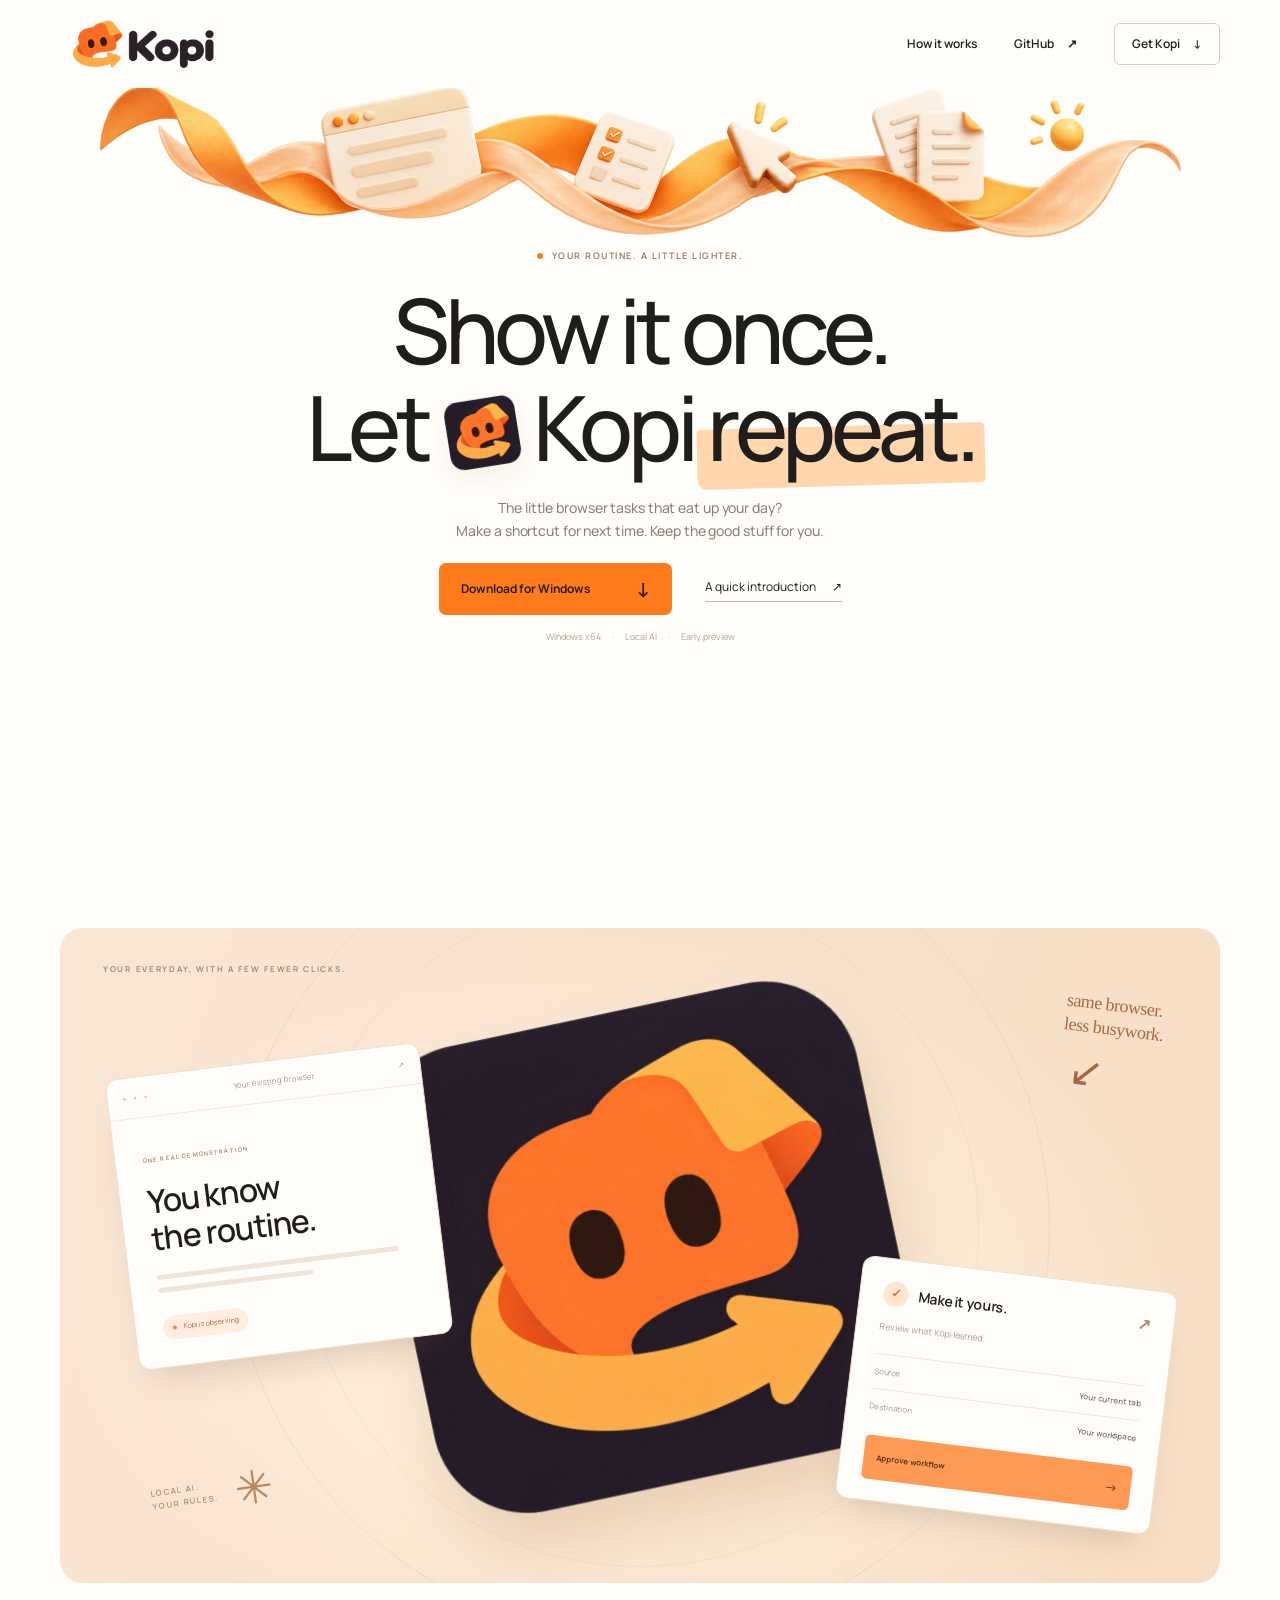
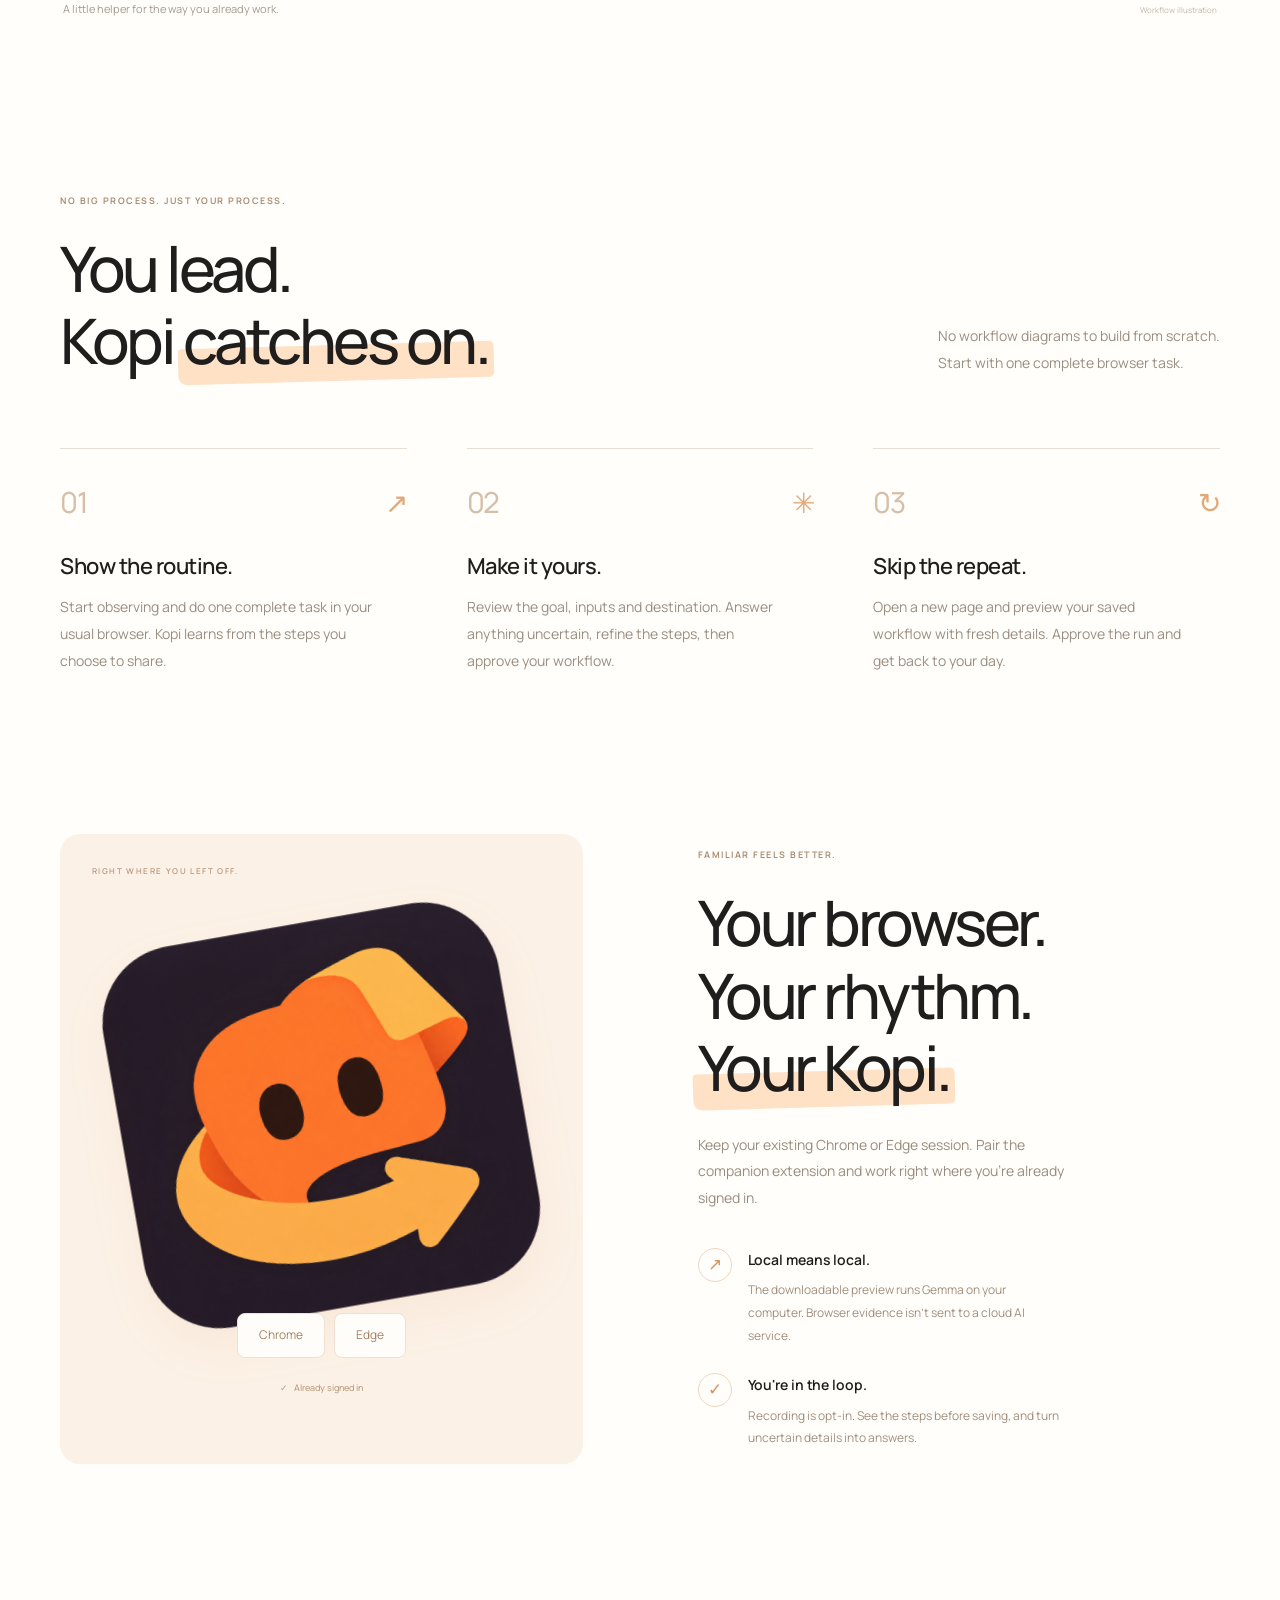
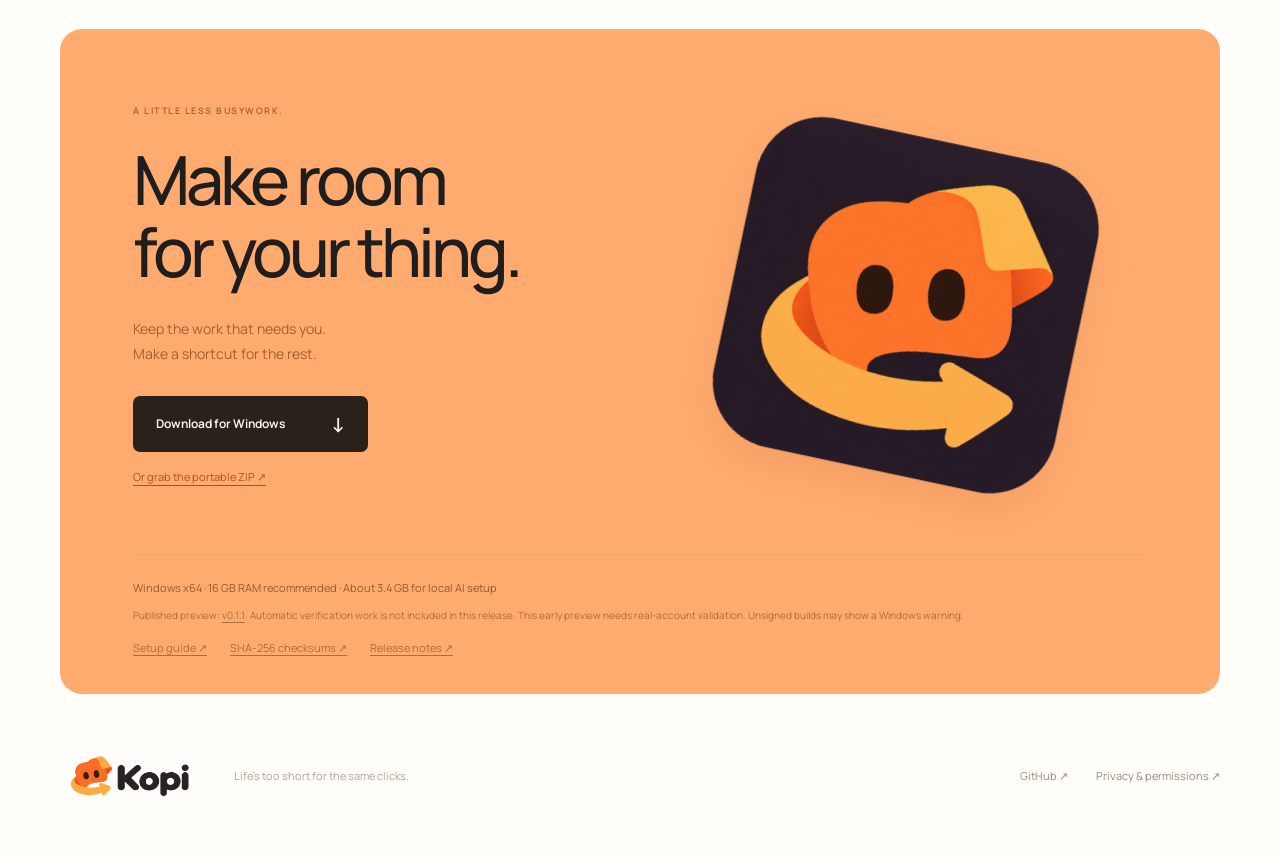
<file: site/index.html>
<!doctype html>
<html lang="en">
<head>
<meta charset="utf-8"><meta name="viewport" content="width=device-width, initial-scale=1"><meta name="theme-color" content="#FFFEFA">
<meta name="description" content="Show Kopi a browser routine once. Make a reusable workflow with local AI, in the browser you're already signed into.">
<title>Kopi — Show it once. Let Kopi repeat.</title>
<link rel="icon" href="assets/kopi-logo.png"><link rel="preconnect" href="https://fonts.googleapis.com"><link rel="preconnect" href="https://fonts.gstatic.com" crossorigin><link href="https://fonts.googleapis.com/css2?family=Manrope:wght@400;500;600;700;800&display=swap" rel="stylesheet"><link rel="stylesheet" href="style.css?v=hero-fit-20261024-2">
</head>
<body>
<a class="skip-link" href="#main">Skip to content</a>
<header class="site-header wrap"><a class="wordmark" href="#" aria-label="Kopi home"><img src="assets/kopi-wordmark.png" alt="Kopi" width="166" height="62"></a><nav aria-label="Main navigation"><a href="#how-it-works">How it works</a><a href="https://github.com/MLouchini/Kopi">GitHub <span aria-hidden="true">↗</span></a><a class="nav-download" href="#download">Get Kopi <span aria-hidden="true">↓</span></a></nav></header>
<main id="main">
<div class="hero-wave" aria-hidden="true"><img src="assets/hero-wave.png" alt="" width="2048" height="680" fetchpriority="high"></div>
<section class="hero wrap" aria-labelledby="hero-title">
<div class="hero-eyebrow"><span></span> YOUR ROUTINE. A LITTLE LIGHTER.</div>
<h1 id="hero-title">Show it once.<br>Let <img class="inline-logo" src="assets/kopi-logo.png" alt="" width="116" height="116"> Kopi <mark>repeat.</mark></h1>
<p class="hero-intro">The little browser tasks that eat up your day?<br>Make a shortcut for next time. Keep the good stuff for you.</p>
<div class="hero-actions"><a class="button button-orange" href="https://github.com/MLouchini/Kopi/releases/latest/download/Kopi-Setup.exe">Download for Windows <span aria-hidden="true">↓</span></a><a class="quiet-link" href="#how-it-works">A quick introduction <span aria-hidden="true">↗</span></a></div>
<p class="hero-footnote">Windows x64 <span>·</span> Local AI <span>·</span> Early preview</p>
</section>
<section class="scene-section wrap" aria-label="Illustration of a browser routine becoming a reusable workflow">
<div class="scene"><p class="scene-label">YOUR EVERYDAY, WITH A FEW FEWER CLICKS.</p><div class="scene-orbit" aria-hidden="true"></div><img class="scene-logo" src="assets/kopi-logo.png" alt="" width="600" height="600"><div class="scene-note" aria-hidden="true">same browser.<br>less busywork.<span>↙</span></div>
<div class="paper source-paper" aria-hidden="true"><div class="paper-top"><span class="paper-dots">● ● ●</span><span>Your existing browser</span><span>↗</span></div><div class="paper-body"><span class="paper-label">ONE REAL DEMONSTRATION</span><h2>You know<br>the routine.</h2><div class="source-line"></div><div class="source-line short"></div><span class="recording-pill"><i></i> Kopi is observing</span></div></div>
<div class="paper workflow-paper" aria-hidden="true"><div class="workflow-heading"><span class="small-check">✓</span><span>Make it yours.</span><span>↗</span></div><p>Review what Kopi learned.</p><div class="workflow-row"><span>Source</span><b>Your current tab</b></div><div class="workflow-row"><span>Destination</span><b>Your workspace</b></div><span class="mock-approve">Approve workflow <b>→</b></span></div>
<div class="scene-stamp" aria-hidden="true">LOCAL AI.<br>YOUR RULES.<span>✳</span></div></div><p class="scene-caption">A little helper for the way you already work.<span>Workflow illustration</span></p>
</section>
<section class="how-section wrap" id="how-it-works" aria-labelledby="how-title"><div class="section-heading"><p class="eyebrow">NO BIG PROCESS. JUST YOUR PROCESS.</p><h2 id="how-title">You lead.<br>Kopi <mark>catches on.</mark></h2><p>No workflow diagrams to build from scratch.<br>Start with one complete browser task.</p></div><div class="steps"><article><span class="step-number">01<span>↗</span></span><h3>Show the routine.</h3><p>Start observing and do one complete task in your usual browser. Kopi learns from the steps you choose to share.</p></article><article><span class="step-number">02<span>✳</span></span><h3>Make it yours.</h3><p>Review the goal, inputs and destination. Answer anything uncertain, refine the steps, then approve your workflow.</p></article><article><span class="step-number">03<span>↻</span></span><h3>Skip the repeat.</h3><p>Open a new page and preview your saved workflow with fresh details. Approve the run and get back to your day.</p></article></div></section>
<section class="browser-section wrap" aria-labelledby="browser-title"><div class="browser-art" aria-hidden="true"><span class="browser-art-label">RIGHT WHERE YOU LEFT OFF.</span><img src="assets/kopi-logo.png" alt="" width="460" height="460" loading="lazy"><div class="browser-tabs"><span>Chrome</span><span>Edge</span><b>✓ &nbsp; Already signed in</b></div></div><div class="browser-copy"><p class="eyebrow">FAMILIAR FEELS BETTER.</p><h2 id="browser-title">Your browser.<br>Your rhythm.<br><mark>Your Kopi.</mark></h2><p>Keep your existing Chrome or Edge session. Pair the companion extension and work right where you're already signed in.</p><div class="promise"><span>↗</span><div><h3>Local means local.</h3><p>The downloadable preview runs Gemma on your computer. Browser evidence isn't sent to a cloud AI service.</p></div></div><div class="promise"><span>✓</span><div><h3>You're in the loop.</h3><p>Recording is opt-in. See the steps before saving, and turn uncertain details into answers.</p></div></div></div></section>
<section class="download-section wrap" id="download" aria-labelledby="download-title"><div class="download-panel"><div><p class="eyebrow">A LITTLE LESS BUSYWORK.</p><h2 id="download-title">Make room<br>for your thing.</h2><p>Keep the work that needs you.<br>Make a shortcut for the rest.</p><a class="button button-dark" href="https://github.com/MLouchini/Kopi/releases/latest/download/Kopi-Setup.exe">Download for Windows <span aria-hidden="true">↓</span></a><a class="portable-link" href="https://github.com/MLouchini/Kopi/releases/latest/download/Kopi-win-x64.zip">Or grab the portable ZIP ↗</a></div><img src="assets/kopi-logo.png" alt="" width="400" height="400" loading="lazy"><div class="download-details"><p>Windows x64 · 16 GB RAM recommended · About 3.4 GB for local AI setup</p><p id="availability">Published preview: <a href="https://github.com/MLouchini/Kopi/releases/tag/v0.1.1">v0.1.1</a>. Automatic verification work is not included in this release. This early preview needs real-account validation. Unsigned builds may show a Windows warning.</p><div><a href="https://github.com/MLouchini/Kopi/blob/main/docs/first-run.md">Setup guide ↗</a><a href="https://github.com/MLouchini/Kopi/releases/latest/download/SHA256SUMS.txt">SHA-256 checksums ↗</a><a href="https://github.com/MLouchini/Kopi/releases">Release notes ↗</a></div></div></div></section>
</main>
<footer class="site-footer wrap"><a class="wordmark" href="#" aria-label="Kopi home"><img src="assets/kopi-wordmark.png" alt="Kopi" width="139" height="52" loading="lazy"></a><p>Life's too short for the same clicks.</p><div><a href="https://github.com/MLouchini/Kopi">GitHub ↗</a><a href="https://github.com/MLouchini/Kopi/blob/main/docs/privacy.md">Privacy &amp; permissions ↗</a></div></footer>
</body>
</html>
</file>
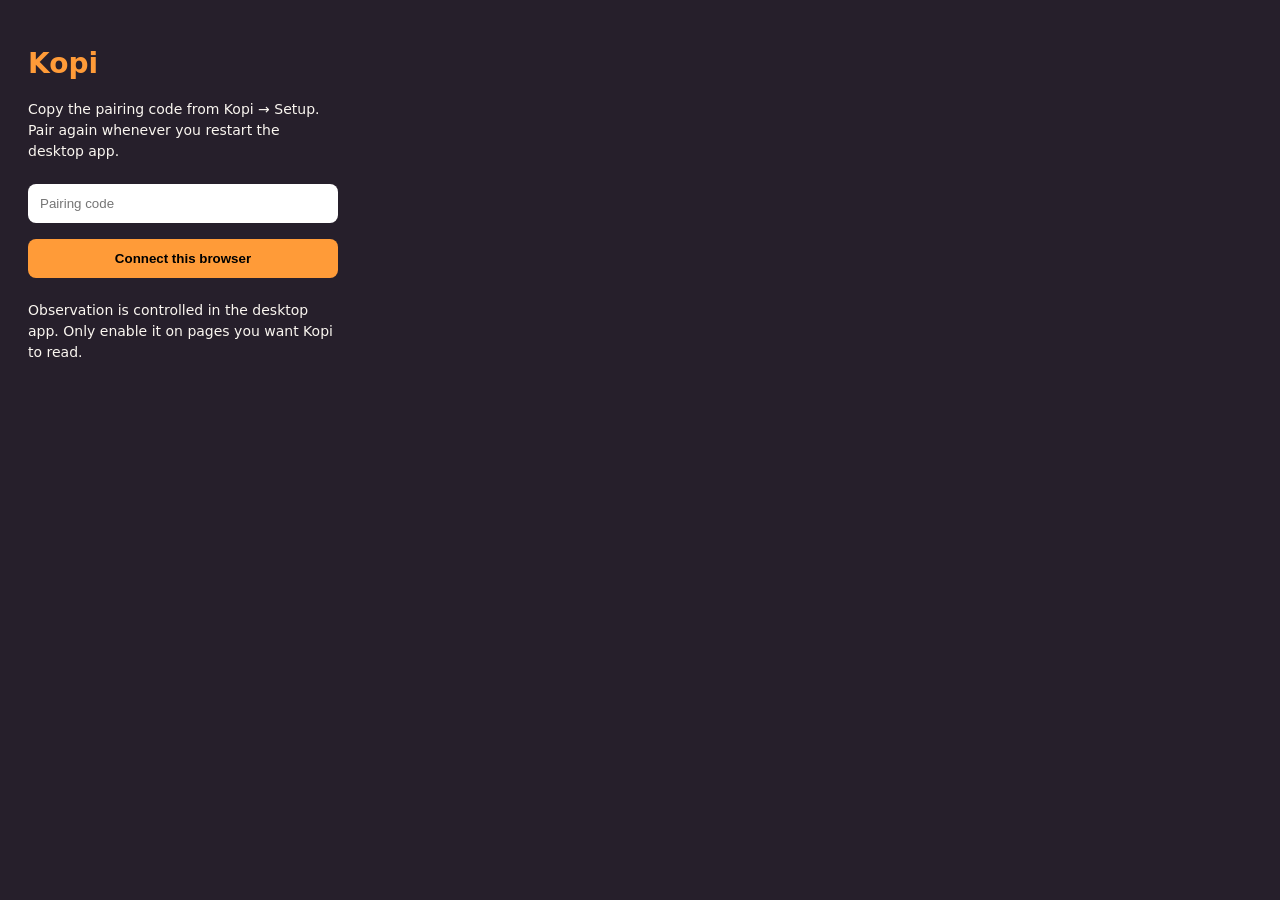
<file: extension/popup.html>
<!doctype html><html><meta charset="utf-8"><style>body{width:310px;padding:20px;font:14px system-ui;background:#261f2b;color:#faf6f0}h1{color:#ff9b38}input,button{box-sizing:border-box;width:100%;padding:12px;margin:8px 0;border-radius:8px;border:0}button{background:#ff9b38;font-weight:700}p{line-height:1.5}</style><h1>Kopi</h1><p>Copy the pairing code from Kopi → Setup. Pair again whenever you restart the desktop app.</p><input id="code" placeholder="Pairing code" aria-label="Pairing code"><button id="pair">Connect this browser</button><p id="status" role="status">Observation is controlled in the desktop app. Only enable it on pages you want Kopi to read.</p><script src="popup.js"></script></html>
</file>
<file: site/style.css>
@charset "UTF-8";
:root{--paper:#fffefa;--ink:#201d1d;--orange:#ff7a1a;--peach:#ffddbe;--muted:#857b72;--line:#ece5dd;--font:Manrope,"Segoe UI",Arial,sans-serif}
*{box-sizing:border-box}html{scroll-behavior:smooth;scroll-padding-top:50px}body{margin:0;background:var(--paper);color:var(--ink);font:16px/1.7 var(--font);-webkit-font-smoothing:antialiased}main{overflow-x:clip}a{color:inherit;text-decoration:none}a:focus-visible{outline:3px solid var(--orange);outline-offset:6px}::selection{background:#ffd2ab}.wrap{width:min(1280px,calc(100% - 120px));margin-inline:auto}.skip-link{position:fixed;z-index:20;top:10px;left:10px;padding:10px 18px;background:var(--ink);color:white;transform:translateY(-160%)}.skip-link:focus{transform:translateY(0)}
.site-header{height:136px;display:flex;align-items:center;justify-content:space-between}.wordmark{display:inline-flex;line-height:0}.wordmark img{display:block;object-fit:contain}.site-header nav{display:flex;align-items:center;gap:37px;font-size:12px;font-weight:600}.site-header nav a>span{margin-left:11px}.nav-download{padding:10px 17px;border:1px solid #d8cbbf;border-radius:6px}.nav-download:hover{background:#fff3e6}.hero{padding-top:81px;text-align:center}.hero-eyebrow{display:flex;align-items:center;justify-content:center;gap:9px;font-size:10px;font-weight:650;letter-spacing:1.5px;color:#9b7b62;margin-bottom:31px}.hero-eyebrow>span{width:6px;height:6px;border-radius:50%;background:var(--orange)}h1{font-size:clamp(72px,7.7vw,118px);font-weight:500;letter-spacing:-7px;line-height:1.12;margin:0}.inline-logo{display:inline-block;vertical-align:middle;width:113px;height:113px;margin:-15px -3px 0 1px;transform:rotate(-9deg);filter:drop-shadow(0 10px 12px #9c4d2016)}mark{position:relative;z-index:0;background:none;color:inherit;white-space:nowrap}mark:after{content:"";position:absolute;z-index:-1;inset:49% -10px 3px;background:#ffd6ad;border-radius:4px 5px 5px 9px;transform:rotate(-1.6deg)}.hero-intro{font-size:15px;font-weight:450;line-height:1.9;letter-spacing:-.1px;color:#8a7e73;margin:35px auto 31px;max-width:540px}.hero-actions{display:flex;align-items:center;justify-content:center;gap:33px}.button{display:inline-flex;align-items:center;justify-content:center;gap:46px;min-height:59px;padding:16px 23px;font-size:12px;font-weight:650;border-radius:7px;transition:background .15s,transform .15s;white-space:nowrap}.button>span{font-size:20px;line-height:1}.button:hover{transform:translateY(-2px)}.button-orange{background:var(--orange);color:#201b16}.button-orange:hover{background:#ff8b37}.quiet-link{font-size:12px;border-bottom:1px solid #ccb9a7;padding-bottom:4px}.quiet-link>span{margin-left:14px}.hero-footnote{display:flex;gap:11px;justify-content:center;margin:20px 0 0;color:#b3a18f;font-size:10px}
.scene-section{margin-top:151px}.scene{position:relative;height:655px;border-radius:23px;overflow:hidden;background:#f7e6d3;background-image:radial-gradient(ellipse at 50% 60%,#fff4df,transparent 70%),linear-gradient(110deg,#fae6d5,#f7dec4)}.scene-label{position:absolute;z-index:3;left:43px;top:26px;font-size:8px;letter-spacing:1.7px;font-weight:650;color:#a48668}.scene-orbit{position:absolute;width:820px;height:820px;border:1px solid #d9bb9550;border-radius:50%;top:-110px;left:calc(50% - 410px)}.scene-orbit:after{content:"";position:absolute;inset:70px;border-radius:50%;border:1px solid #d9bb9538}.scene-logo{position:absolute;width:565px;height:565px;left:calc(50% - 277px);top:35px;object-fit:contain;transform:rotate(-12deg);filter:drop-shadow(5px 36px 29px #9e5f3033)}.scene-note{position:absolute;right:58px;top:65px;z-index:3;font:18px/1.35 "Segoe Print",cursive;letter-spacing:-.5px;transform:rotate(7deg);color:#a46943}.scene-note>span{display:block;font-size:42px;line-height:1;margin:12px 0 0 10px}.paper{position:absolute;z-index:3;background:#fffdfa;border:1px solid #eee0d0;border-radius:12px;box-shadow:0 22px 32px -15px #795c433d}.source-paper{width:316px;left:61px;top:132px;transform:rotate(-7deg)}.paper-top{display:flex;align-items:center;justify-content:space-between;gap:16px;border-bottom:1px solid #f0e8e0;padding:13px 15px;font-size:8px;color:#a99b8e}.paper-dots{color:#d8c5b4;letter-spacing:3px;font-size:6px}.paper-body{padding:26px 27px}.paper-label{font-size:6px;font-weight:650;letter-spacing:1.2px;color:#ac8b70}.paper-body h2{font-size:32px;line-height:1.15;letter-spacing:-1px;font-weight:550;margin:13px 0 19px}.source-line{width:94%;height:5px;border-radius:8px;background:#efe4d9;margin-top:8px}.source-line.short{width:60%}.recording-pill{display:flex;align-items:center;gap:7px;width:fit-content;margin-top:24px;padding:6px 10px;border-radius:20px;font-size:7px;background:#ffeedf;color:#a56538}.recording-pill i{width:4px;height:4px;border-radius:50%;background:#f28a46}.workflow-paper{width:317px;right:55px;bottom:66px;padding:21px 23px;transform:rotate(7deg)}.workflow-heading{display:flex;align-items:center;gap:10px;font-size:14px;letter-spacing:-.3px;font-weight:600}.workflow-heading>span:last-child{margin-left:auto;font-size:16px;color:#b28c6d}.small-check{display:grid;place-items:center;width:25px;height:25px;border-radius:50%;background:#ffe5cc;color:#bc7444;font-size:12px}.workflow-paper>p{font-size:9px;color:#b09e8d;margin:12px 0 20px}.workflow-row{display:flex;align-items:center;justify-content:space-between;border-top:1px solid #eee4d9;padding:10px 0;font-size:8px;color:#a3978a}.workflow-row b{font-weight:500;color:#726154}.mock-approve{display:flex;align-items:center;justify-content:space-between;margin-top:12px;background:#ff9a55;color:#5c3216;border-radius:5px;padding:11px 13px;font-size:8px;font-weight:650}.mock-approve b{font-size:13px;font-weight:400}.scene-stamp{position:absolute;left:91px;bottom:68px;display:flex;align-items:center;gap:17px;font-size:8px;font-weight:600;letter-spacing:1.4px;line-height:1.6;color:#b58a63;transform:rotate(-8deg)}.scene-stamp span{font-size:46px;font-weight:400;line-height:1}.scene-caption{display:flex;align-items:center;justify-content:space-between;font-size:11px;color:#a59a8e;margin:17px 3px 0}.scene-caption>span{font-size:8px;color:#c2b5a7}
.how-section{padding-top:175px;padding-bottom:160px}.eyebrow{font-size:9px;font-weight:650;letter-spacing:1.5px;line-height:1.5;color:#a58a73;margin:0 0 25px}.section-heading{position:relative}.section-heading h2,.browser-copy h2{font-size:clamp(44px,4.9vw,71px);font-weight:500;line-height:1.15;letter-spacing:-3.5px;margin:0}.section-heading h2 mark:after,.browser-copy h2 mark:after{inset:55% -5px 3px;background:#ffe1c6}.section-heading>p:last-child{position:absolute;right:0;bottom:0;color:#9b8d80;font-size:14px;line-height:1.9;margin:0}.steps{display:grid;grid-template-columns:repeat(3,1fr);gap:60px;margin-top:72px}.steps article{border-top:1px solid #e6ddd3;padding-top:29px}.step-number{display:flex;justify-content:space-between;align-items:center;font-size:29px;font-weight:450;letter-spacing:-1.5px;color:#d6bfa9}.step-number>span{font-size:28px;color:#e4a876}.steps h3{font-size:22px;line-height:1.3;letter-spacing:-.5px;font-weight:550;margin:24px 0 14px}.steps p{font-size:14px;line-height:1.9;color:#9a8d81;max-width:320px;margin:0}
.browser-section{display:grid;grid-template-columns:1fr 1fr;gap:115px;align-items:center;padding-bottom:165px}.browser-art{position:relative;min-height:630px;border-radius:20px;overflow:hidden;background:#fcf1e6}.browser-art-label{position:absolute;left:32px;top:30px;font-size:8px;letter-spacing:1.4px;color:#b89a80;font-weight:600}.browser-art>img{position:absolute;left:50%;top:50px;transform:translateX(-50%) rotate(-10deg);width:460px;height:460px;object-fit:contain;filter:drop-shadow(0 20px 20px #d2915b18)}.browser-tabs{position:absolute;bottom:69px;left:33px;right:33px;display:flex;gap:9px;justify-content:center;align-items:center;flex-wrap:wrap}.browser-tabs>span{background:#fffdfa;border:1px solid #eee1d3;border-radius:8px;padding:11px 21px;font-size:12px;color:#a58266}.browser-tabs>b{width:100%;text-align:center;font-size:9px;font-weight:500;color:#bb9e84;margin-top:13px}.browser-copy>p:not(.eyebrow){font-size:14px;line-height:1.9;color:#9a8b7e;max-width:370px;margin:29px 0 36px}.promise{display:flex;gap:16px;margin-top:25px}.promise>span{display:grid;place-items:center;flex-shrink:0;width:34px;height:34px;border:1px solid #f0d6bf;border-radius:50%;font-size:17px;color:#d89260}.promise h3{font-size:14px;letter-spacing:-.1px;font-weight:600;margin:0 0 8px}.promise p{font-size:12px;line-height:1.9;color:#a18e7e;max-width:315px;margin:0}
.download-section{padding-bottom:0}.download-panel{position:relative;display:grid;grid-template-columns:1fr 1fr;gap:50px;background:#ffab6f;border-radius:22px;padding:75px 73px 35px;overflow:hidden}.download-panel .eyebrow{color:#a96331}.download-panel h2{font-size:clamp(48px,5.3vw,77px);line-height:1.07;letter-spacing:-4px;font-weight:500;margin:0 0 28px}.download-panel>div:first-child>p:not(.eyebrow){color:#a45f2e;font-size:14px;line-height:1.8;margin:0 0 30px}.button-dark{background:#2a211b;color:#fff4eb;min-height:56px}.button-dark:hover{background:#433023}.portable-link{display:block;width:fit-content;margin-top:16px;font-size:11px;color:#9a592c;text-decoration:underline;text-underline-offset:4px}.download-panel>img{position:relative;align-self:center;justify-self:center;width:400px;height:400px;object-fit:contain;transform:rotate(12deg);filter:drop-shadow(0 16px 20px #b9642429)}.download-details{grid-column:1/-1;border-top:1px solid #db8b514d;padding-top:23px;font-size:10px;line-height:1.9;color:#ac6c3b}.download-details p{max-width:850px;margin:0 0 7px}.download-details p:first-child{font-size:11px;color:#98592f}.download-details a{text-decoration:underline;text-underline-offset:3px}.download-details>div{display:flex;gap:23px;margin-top:13px;font-size:11px}.site-footer{padding-top:56px;padding-bottom:55px;display:flex;align-items:center;gap:35px}.site-footer>p{font-size:11px;color:#b3a292}.site-footer>div{margin-left:auto;display:flex;gap:28px;font-size:11px;color:#9c8877}
@media(max-width:1000px){.wrap{width:calc(100% - 70px)}.site-header{height:110px}.hero{padding-top:65px}h1{font-size:88px;letter-spacing:-5px}.inline-logo{width:89px;height:89px;margin-top:-11px}.scene-section{margin-top:115px}.scene{height:570px}.scene-logo{width:480px;height:480px;top:40px;left:calc(50% - 240px)}.source-paper{width:260px;left:35px;top:110px}.paper-body{padding:20px}.paper-body h2{font-size:28px}.workflow-paper{width:270px;right:31px;bottom:50px;padding:18px}.scene-note{right:35px;font-size:14px}.scene-stamp{left:55px;bottom:48px}.how-section{padding:120px 0}.section-heading h2,.browser-copy h2{font-size:53px;letter-spacing:-2.7px}.section-heading>p:last-child{font-size:12px}.steps{gap:35px;margin-top:55px}.steps p{font-size:13px}.browser-section{gap:65px;padding-bottom:120px}.browser-art{min-height:560px}.browser-art>img{width:390px;height:390px;top:80px}.browser-tabs{left:20px;right:20px;bottom:57px}.browser-copy>p:not(.eyebrow){font-size:13px}.download-panel{padding:55px 50px 30px;gap:35px}.download-panel h2{font-size:60px}.download-panel>img{width:320px;height:320px}}
@media(max-width:650px){.wrap{width:calc(100% - 40px)}.site-header{height:94px}.wordmark img{width:129px;height:49px}.site-header nav{gap:20px;font-size:10px}.site-header nav>a:first-child{display:none}.nav-download{padding:8px 12px}.site-header nav a>span{margin-left:5px}.hero{padding-top:67px}.hero-eyebrow{font-size:7px;letter-spacing:1.1px;margin-bottom:30px}h1{font-size:clamp(43px,10vw,65px);letter-spacing:-2.9px;line-height:1.2}.inline-logo{width:51px;height:51px;margin:-8px -3px 0 0}mark:after{inset:51% -4px 2px}.hero-intro{font-size:12px;line-height:1.9;max-width:310px;margin:28px auto}.hero-intro br{display:none}.hero-actions{flex-direction:column;gap:19px}.button{font-size:11px;min-height:53px;padding:14px 20px;gap:33px}.quiet-link{font-size:10px}.hero-footnote{font-size:8px;margin-top:24px;gap:9px}.scene-section{margin-top:88px}.scene{height:535px;border-radius:14px}.scene-label{top:19px;left:20px;font-size:6px;letter-spacing:1.2px;max-width:190px}.scene-orbit{width:600px;height:600px;left:calc(50% - 300px);top:-10px}.scene-logo{width:345px;height:345px;left:calc(50% - 171px);top:75px;transform:rotate(-12deg)}.scene-note{right:20px;top:56px;font-size:10px}.scene-note>span{font-size:27px;margin-top:7px}.source-paper{width:190px;left:-13px;top:93px}.paper-top{padding:9px 10px;font-size:6px;gap:6px}.paper-dots{font-size:4px;letter-spacing:1px}.paper-body{padding:15px 16px}.paper-label{font-size:5px;letter-spacing:.7px}.paper-body h2{font-size:23px;margin:11px 0 15px}.source-line{height:4px}.recording-pill{font-size:6px;padding:5px 7px;margin-top:15px}.workflow-paper{width:220px;right:-12px;bottom:40px;padding:16px}.workflow-heading{font-size:11px;gap:7px}.small-check{width:20px;height:20px;font-size:9px}.workflow-heading>span:last-child{font-size:12px}.workflow-paper>p{font-size:7px;margin:10px 0 13px}.workflow-row{font-size:7px;padding:8px 0}.mock-approve{font-size:7px;padding:9px 10px;margin-top:8px}.scene-stamp{left:23px;bottom:45px;font-size:6px;letter-spacing:1px;gap:8px}.scene-stamp span{font-size:31px}.scene-caption{align-items:flex-start;gap:20px;font-size:9px;line-height:1.6;margin-top:16px}.scene-caption>span{font-size:6px;white-space:nowrap;margin-top:3px}.how-section{padding:104px 0 90px}.eyebrow{font-size:7px;letter-spacing:1.2px;margin-bottom:20px}.section-heading h2,.browser-copy h2{font-size:43px;letter-spacing:-2px;line-height:1.18}.section-heading>p:last-child{position:static;font-size:12px;margin-top:24px;line-height:1.9}.steps{grid-template-columns:1fr;gap:33px;margin-top:41px}.steps article{padding-top:20px}.step-number{font-size:25px}.step-number>span{font-size:25px}.steps h3{font-size:21px;margin:21px 0 12px}.steps p{max-width:310px;font-size:13px}.browser-section{grid-template-columns:1fr;gap:47px;padding-bottom:95px}.browser-art{min-height:435px;border-radius:14px}.browser-art-label{font-size:6px;left:23px;top:22px}.browser-art>img{width:340px;height:340px;top:35px}.browser-tabs{bottom:40px;gap:8px}.browser-tabs>span{padding:8px 17px;font-size:10px}.browser-tabs>b{font-size:7px;margin-top:9px}.browser-copy>p:not(.eyebrow){font-size:13px;max-width:310px;margin:24px 0 30px}.promise{gap:13px;margin-top:24px}.promise h3{font-size:13px}.promise p{font-size:12px}.promise>span{width:30px;height:30px;font-size:15px}.download-section{width:calc(100% - 24px)}.download-panel{grid-template-columns:1fr;padding:39px 27px 26px;gap:0;border-radius:15px}.download-panel .eyebrow{font-size:6px}.download-panel h2{font-size:52px;letter-spacing:-2.9px;margin-bottom:23px}.download-panel>div:first-child>p:not(.eyebrow){font-size:12px;margin-bottom:25px}.button-dark{font-size:11px}.portable-link{font-size:10px}.download-panel>img{position:absolute;width:145px;height:145px;right:-27px;top:159px;opacity:.65;transform:rotate(17deg);pointer-events:none}.download-details{margin-top:35px;padding-top:20px;font-size:9px;line-height:1.9}.download-details p:first-child{font-size:9px}.download-details>div{gap:10px 20px;flex-wrap:wrap;font-size:10px}.site-footer{flex-wrap:wrap;gap:14px 20px;padding:33px 0 37px}.site-footer .wordmark img{width:115px;height:44px}.site-footer>p{font-size:9px;margin-left:auto;max-width:140px;text-align:right}.site-footer>div{width:100%;justify-content:space-between;margin-left:0;font-size:10px}}
@media(prefers-reduced-motion:reduce){html{scroll-behavior:auto}*,*:before,*:after{transition:none!important;animation:none!important}}
.hero-wave{position:relative;width:100%;height:168px;margin:-10px auto -27px;pointer-events:none;overflow:hidden}.hero-wave img{display:block;width:100%;height:100%;object-fit:cover;object-position:center}.hero{padding-top:36px}@media(max-width:650px){.hero-wave{height:110px;margin:0 auto -16px}.hero{padding-top:31px}}

/* Keep the complete desktop hero and download action inside the first viewport. */
@media(min-width:651px){
.site-header{height:88px}
.hero-wave{height:150px;margin:0;overflow:hidden}
.hero-wave img{position:absolute;width:min(1100px,calc(100vw - 48px));height:auto;max-width:none;left:50%;top:50%;transform:translate(-50%,-50%);object-fit:contain}
.hero{min-height:calc(100vh - 238px);padding-top:10px;padding-bottom:24px;display:flex;flex-direction:column;align-items:center;justify-content:flex-start}
.hero-eyebrow{margin-bottom:18px;font-size:9px}
h1{font-size:clamp(60px,10vh,100px);line-height:1.08;letter-spacing:-5px}
.inline-logo{width:clamp(64px,9vh,96px);height:clamp(64px,9vh,96px);margin-top:-10px}
.hero-intro{font-size:14px;line-height:1.7;margin:20px auto}
.hero-actions .button{min-height:52px;padding:13px 22px}
.hero-footnote{font-size:9px;margin-top:14px}
.scene-section{margin-top:28px}
}
</file>
